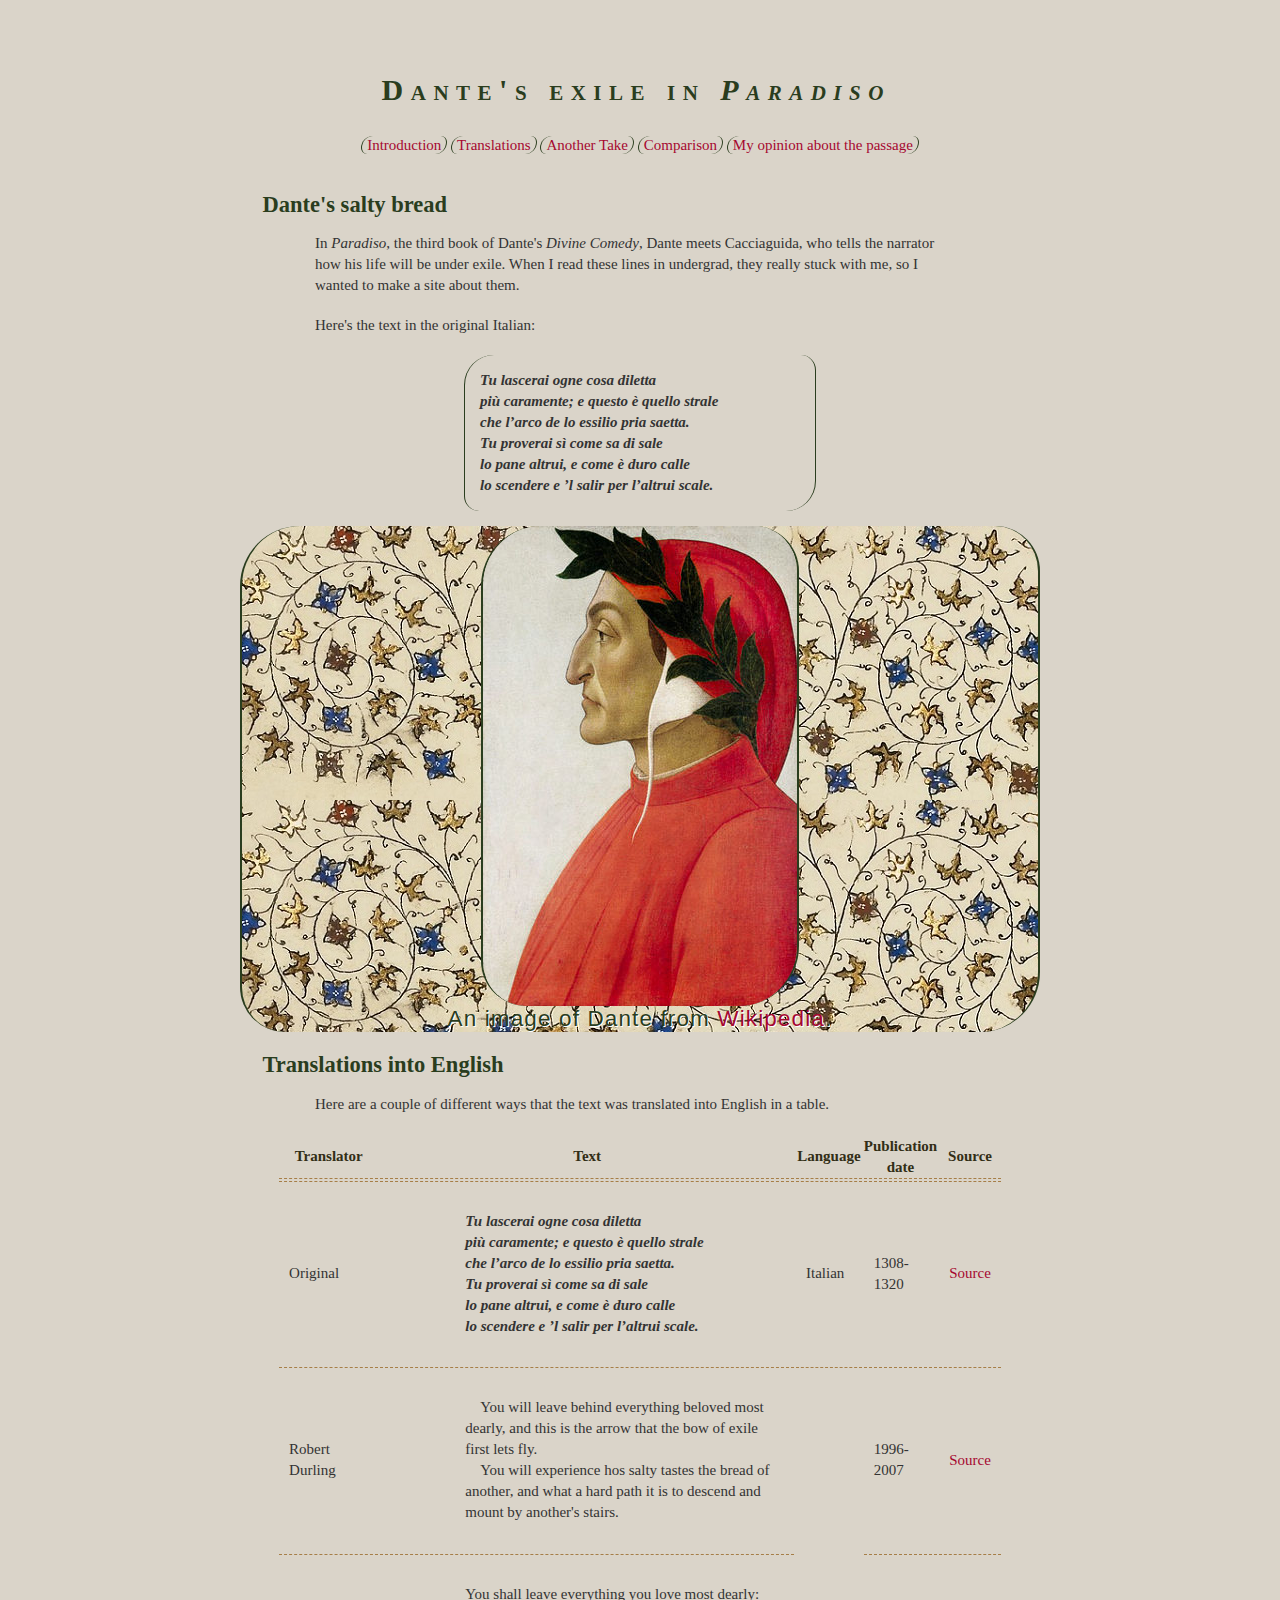
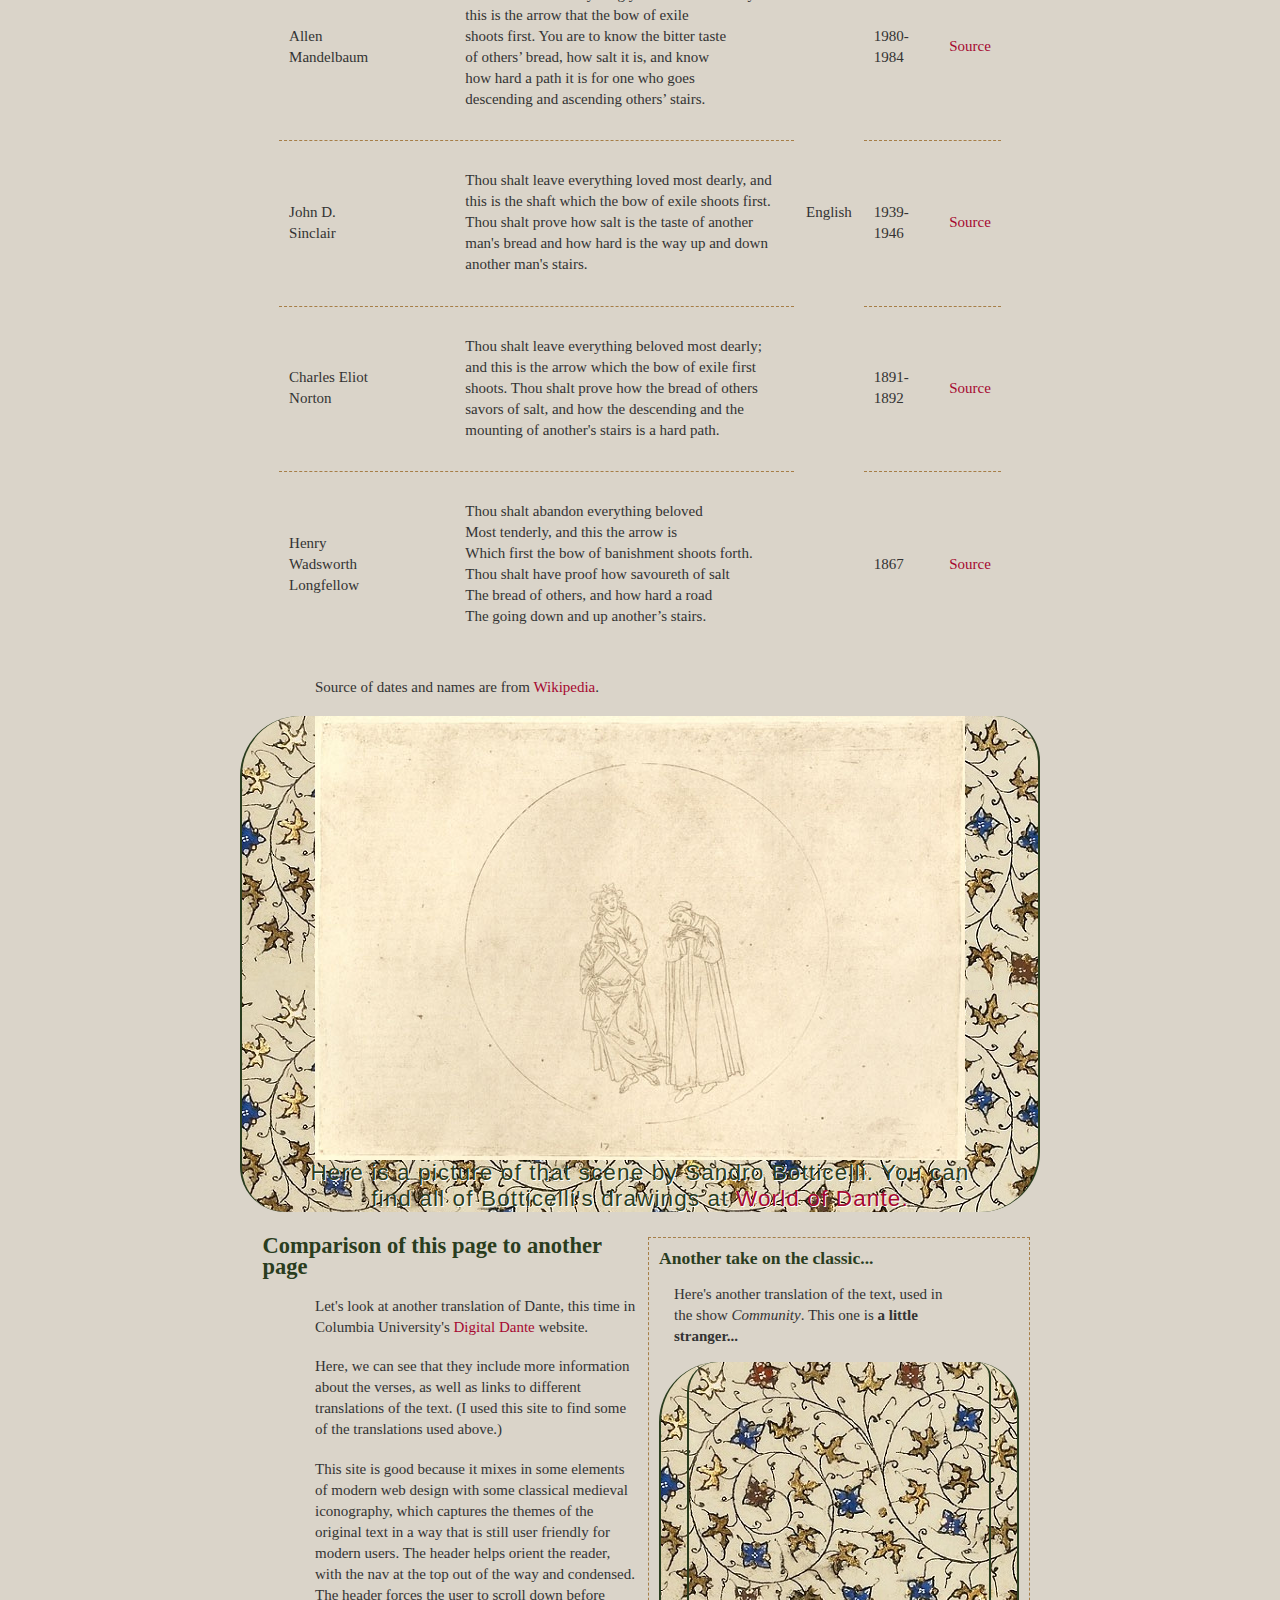
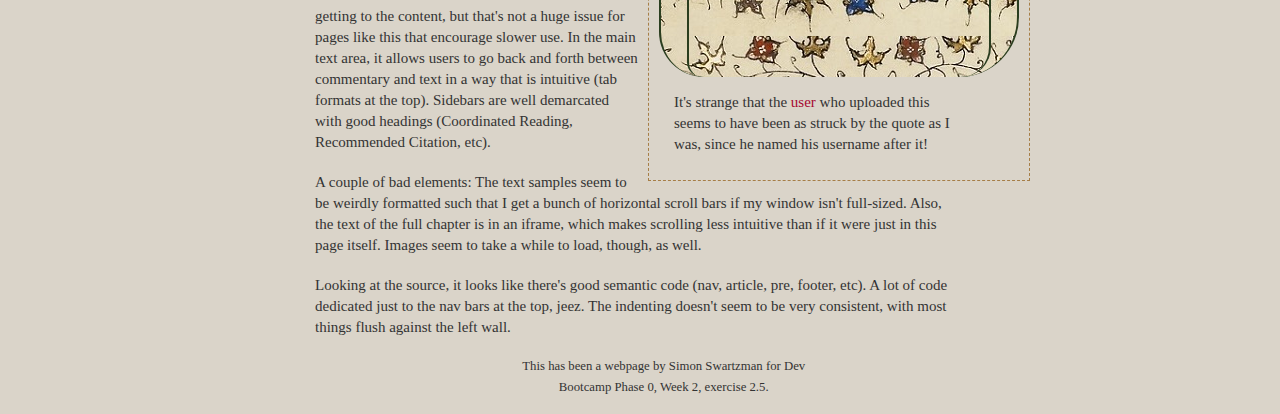
<file: index.html>
<!DOCTYPE html>
<html>
<head>
	<title>Personal page for DBC Phase 0 - 2.5</title>
	<link rel="stylesheet" href="styles.css" type="text/css">

</head>
<body>
	<header>
		<h1>Dante's exile in <em>Paradiso</em></h1>
		<nav>
			<ul>
				<li><a href="#intro">Introduction</a></li>
				<li><a href="#translations">Translations</a></li>
				<li><a href="#another">Another Take</a></li>
				<li><a href="#comparison">Comparison</a></li>
				<li><a href="second-page.html">My opinion about the passage</a></li>
			</ul>
		</nav>
	</header>
	<main>
		<h2 id="intro">Dante's salty bread</h2>
		<p>In <em>Paradiso</em>, the third book of Dante's <em>Divine Comedy</em>, Dante meets Cacciaguida, who tells the narrator how his life will be under exile. When I read these lines in undergrad, they really stuck with me, so I wanted to make a site about them.</p>
		<p>Here's the text in the original Italian:</p>
		<blockquote class="italian verse">
			Tu lascerai ogne cosa diletta<br>
			più caramente; e questo è quello strale<br>	
			che l’arco de lo essilio pria saetta. <br>
			Tu proverai sì come sa di sale <br>
			lo pane altrui, e come è duro calle<br>
			lo scendere e ’l salir per l’altrui scale.
		</blockquote>
		<figure id="dante">
			<img src="dante.jpg" alt="Dante Alighieri" title="Here is a classic image of Dante Alighieri.">
			<figcaption>An image of Dante from <a href="https://en.wikipedia.org/wiki/Dante_Alighieri#/media/File:Portrait_de_Dante.jpg">Wikipedia</a>.</figcaption>
		</figure>
		<h2 id="translations">Translations into English</h2>
		<p>Here are a couple of different ways that the text was translated into English in a table.</p>
		<table>
			<tr>
				<th>Translator</th>
				<th>Text</th>
				<th>Language</th>
				<th>Publication date</th>
				<th>Source</th>
			</tr>
			<tr>
				<td>Original</td>
				<td><p class="italian verse">Tu lascerai ogne cosa diletta<br>
					più caramente; e questo è quello strale<br>
					che l’arco de lo essilio pria saetta. <br>
					Tu proverai sì come sa di sale <br>
					lo pane altrui, e come è duro calle<br>
					lo scendere e ’l salir per l’altrui scale.</p>
				</td>
				<td>Italian</td>
				<td>1308-1320</td>
				<td><a href="http://digitaldante.columbia.edu/dante/divine-comedy/paradiso/paradiso-17/">Source</a></td>
			</tr>
			<tr>
				<td>Robert Durling</td>
				<td><p class="verse">&nbsp;&nbsp;&nbsp;&nbsp;You will leave behind everything beloved most dearly, and this is the arrow that the bow of exile first lets fly.<br>
					&nbsp;&nbsp;&nbsp;&nbsp;You will experience hos salty tastes the bread of another, and what a hard path it is to descend and mount by another's stairs.</p>
				</td>
				<td rowspan="5">English</td>
				<td>1996-2007</td>
				<td><a href="https://books.google.com/books?id=89wdDAAAQBAJ&printsec=frontcover&dq=translations+of+dante%27s+paradiso&hl=en&sa=X&ved=0ahUKEwj1-emel-PRAhWF1IMKHfFaAYkQ6AEINzAF#v=snippet&q=bread%20of%20another&f=false">Source</a></td>
			</tr>
			<tr>
				<td>Allen Mandelbaum</td>
				<td><p class="verse">You shall leave everything you love most dearly: <br>
					this is the arrow that the bow of exile <br>
					shoots first. You are to know the bitter taste<br>
					of others’ bread, how salt it is, and know <br>
					how hard a path it is for one who goes <br>
					descending and ascending others’ stairs.</p>
				</td>
				<td>1980-1984</td>
				<td><a href="http://digitaldante.columbia.edu/dante/divine-comedy/paradiso/paradiso-17/">Source</a></td>
			</tr>
			<tr>
				<td>John D. Sinclair</td>
				<td><p class="verse">Thou shalt leave everything loved most dearly, and this is the shaft which the bow of exile shoots first. Thou shalt prove how salt is the taste of another man's bread and how hard is the way up and down another man's stairs.</p>
				</td>
				<td>1939-1946</td>
				<td><a href="https://books.google.com/books?id=APAhsMn-61kC&printsec=frontcover&dq=translations+of+dante%27s+paradiso&hl=en&sa=X&ved=0ahUKEwj1-emel-PRAhWF1IMKHfFaAYkQ6AEIIDAB#v=onepage&q=salt&f=false">Source</a></td>
			</tr>
			<tr>
				<td>Charles Eliot Norton</td>
				<td><p class="verse">Thou shalt leave everything beloved most dearly; and this is the arrow which the bow of exile first shoots. Thou shalt prove how the bread of others savors of salt, and how the descending and the mounting of another's stairs is a hard path.</p>
				</td>
				<td>1891-1892</td>
				<td><a href="http://www.gutenberg.org/ebooks/1997">Source</a></td>
			</tr>	
			<tr>
				<td>Henry Wadsworth Longfellow</td>
				<td><p class="verse">Thou shalt abandon everything beloved<br>
					Most tenderly, and this the arrow is <br>
					Which first the bow of banishment shoots forth.<br>
					Thou shalt have proof how savoureth of salt <br>
					The bread of others, and how hard a road <br>
					The going down and up another’s stairs.<br></p>
				</td>
				<td>1867</td>
				<td><a href="http://digitaldante.columbia.edu/dante/divine-comedy/paradiso/paradiso-17/">Source</a></td>
			</tr>
		</table>

		<p>Source of dates and names are from <a href="https://en.wikipedia.org/wiki/English_translations_of_Dante's_Divine_Comedy">Wikipedia</a>.</p>
		<figure>
			<img src="botticelli.jpg" alt="line drawing of the scene by Botticelli" title="This is a line drawing by Sandro Botticelli of Dante's Paradiso, Canto 17.">
			<figcaption>Here is a picture of that scene by Sandro Botticelli. You can find all of Botticelli's drawings at <a href="http://www.worldofdante.org/gallery_botticelli.html">World of Dante.</a></figcaption>
		</figure>
		<aside>
			<h3 id="another">Another take on the classic...</h3>
			<p>Here's another translation of the text, used in the show <em>Community</em>. This one is <strong>a little stranger...</strong></p>
			<figure><iframe width="560" height="315" src="https://www.youtube.com/embed/pn3d5SA4vnk" frameborder="0" allowfullscreen></iframe></figure>
			<p>It's strange that the <a href="https://www.youtube.com/channel/UC25XBWTPxNWrBeKKcALfAZQ">user</a> who uploaded this seems to have been as struck by the quote as I was, since he named his username after it!</p>
		</aside>

		<h2 id="comparison">Comparison of this page to another page</h2>
		<p>Let's look at another translation of Dante, this time in Columbia University's <a href="http://digitaldante.columbia.edu/dante/divine-comedy/paradiso/paradiso-17/">Digital Dante</a> website.</p>
		<p>Here, we can see that they include more information about the verses, as well as links to different translations of the text. (I used this site to find some of the translations used above.)</p>
		<p>This site is good because it mixes in some elements of modern web design with some classical medieval iconography, which captures the themes of the original text in a way that is still user friendly for modern users. The header helps orient the reader, with the nav at the top out of the way and condensed. The header forces the user to scroll down before getting to the content, but that's not a huge issue for pages like this that encourage slower use. In the main text area, it allows users to go back and forth between commentary and text in a way that is intuitive (tab formats at the top). Sidebars are well demarcated with good headings (Coordinated Reading, Recommended Citation, etc).</p>
		<p>A couple of bad elements: The text samples seem to be weirdly formatted such that I get a bunch of horizontal scroll bars if my window isn't full-sized. Also, the text of the full chapter is in an iframe, which makes scrolling less intuitive than if it were just in this page itself. Images seem to take a while to load, though, as well. </p>
		<p>Looking at the source, it looks like there's good semantic code (nav, article, pre, footer, etc). A lot of code dedicated just to the nav bars at the top, jeez. The indenting doesn't seem to be very consistent, with most things flush against the left wall.</p>
	</main>
	<footer>
		<p>This has been a webpage by Simon Swartzman for Dev Bootcamp Phase 0, Week 2, exercise 2.5.</p>
	</footer>
</body>
</html>
</file>
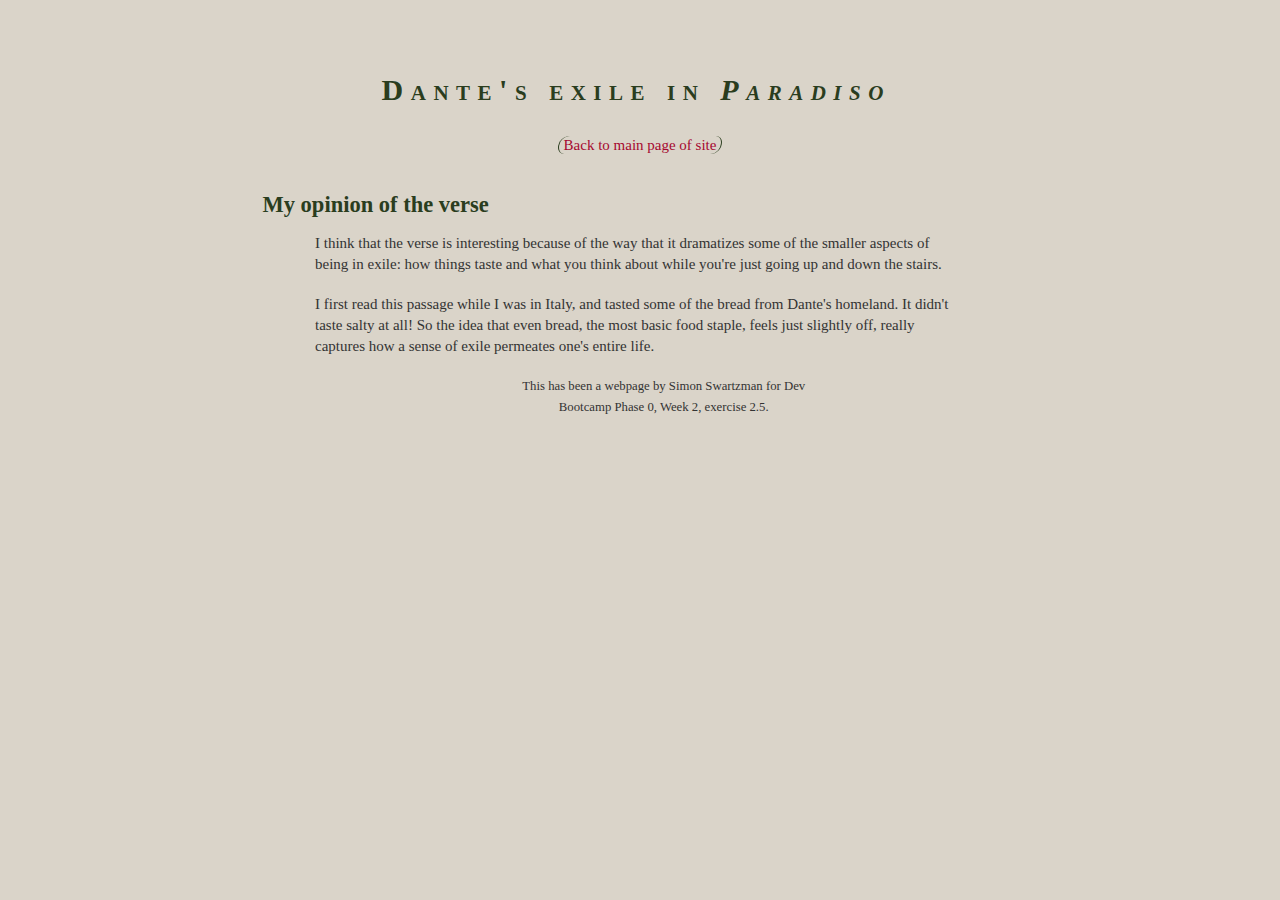
<file: second-page.html>
<!DOCTYPE html>
<html>
<head>
	<title>Dante's Salty Bread - My opinion</title>
	<link rel="stylesheet" href="styles.css" type="text/css">

</head>
<body>
	<header>
		<h1>Dante's exile in <em>Paradiso</em></h1>
		<nav>
			<ul>
				<li><a href="index.html">Back to main page of site</a></li>
			</ul>
		</nav>
	</header>
	<main>
    <h2>My opinion of the verse</h2>
    <p>I think that the verse is interesting because of the way that it dramatizes some of the smaller aspects of being in exile: how things taste and what you think about while you're just going up and down the stairs.</p>
    <p>I first read this passage while I was in Italy, and tasted some of the bread from Dante's homeland. It didn't taste salty at all! So the idea that even bread, the most basic food staple, feels just slightly off, really captures how a sense of exile permeates one's entire life.</p>
	</main>
	<footer>
		<p>This has been a webpage by Simon Swartzman for Dev Bootcamp Phase 0, Week 2, exercise 2.5.</p>
	</footer>
</body>
</html>
</file>
<file: styles.css>
/** reset **/
* {
	margin: 0; padding: 0;
	/*	outline: 1px solid red;*/
}

/** color scheme from Dante picture:

background: #DAD4C9;
highlights: #A60830;
accent 1: #D7473D;
accent 2: #A67E47;
accent 3: #2A3D1E;

**/

body {
	font: 15px Palatino, "Palatino Linotype", "Book Antiqua", serif;
	line-height: 140%;
	color: #333;
	background: #DAD4C9;
	max-width: 800px;
	margin: 0 auto;
	min-width: 450px;
}

p {	
	margin: 1.25em 1.25em 1.25em 5em;
	width: 80%;
}

a {
	color: #A60830;
	text-decoration: none;
}

a:hover {
	color: #D7473D;
}

a:visited {
	color: #A67E47;
}


/** header adjustments **/

header {
	text-align: center;
	padding: 3em 0 1em 0;
}

h1, h2, h3 {
	color: #2A3D1E;
}

h1 {
	font-variant: small-caps;
	letter-spacing: .25em;
	padding: 1em .25em 1em 0;
	line-height: 1em;
}

nav	li {
	display: inline;
	border: solid #2A3D1E;
	border-width:  0 1px;
	border-radius: 1em .5em 1em .5em;
	padding: 1px 5px;
}

h2 {
	margin: 1em 0 .5em 1em;
}



blockquote {
	display: block;
	margin: 0 auto;
	width: 40%;
	border: solid #2A3D1E;
	border-width:  0 1px;
	border-radius: 2em 1em 2em 1em;
	padding: 15px;
}

/**
marginalia image courtesy of https://commons.wikimedia.org/wiki/File:Boucicaut_Master_Illuminator_(French,_active_about_1390_-_1430)_-_Boccaccio's_Vision_of_the_Laurel-Crowned_Petrarch_-_Google_Art_Project.jpg
**/

figure {
	margin: 1em 0;
	background-image: url("marginalia.jpg");
	border: solid #2A3D1E;
	border-width:  0 2px;
	border-radius: 4em 3em 4em 3em;

}

img, figcaption, iframe {
	display: block;
	margin: 0 auto;
	width: auto;
	text-align: center;
	max-width: 85%;
}

figcaption {
	font: 1.5em "Franklin Gothic Medium", "Franklin Gothic", "ITC Franklin Gothic", Arial, sans-serif;
	color: #2A3D1E;
	letter-spacing: .05em;
	text-shadow: 1px 1px #fff;
}

#dante img {
	border: solid #2A3D1E;
	border-width:  0 2px;
	border-radius: 4em 3em 4em 3em;
}

iframe {
	border: solid #2A3D1E;
	border-width:  0 2px;
	border-radius: 2em 1em 2em 1em;
}

.italian {
	font-style: italic;
	font-weight: bold;
}

.verse {
	max-width: 600px;
	min-width: 300px;
}

table {
	margin: 1.25em auto;
	width: 90%;
}

th {
	color: #322E16;
	border-bottom: 1px #A67E47 dashed;
}

td {
	border-top: 1px #A67E47 dashed;
	padding: 10px;
}

aside {
	float: right;
	max-width: 360px; 
	border: 1px #A67E47 dashed;
	margin: 10px;
	padding: 10px;
}

aside p {
	margin: 1em;
}

footer {
	font-size: 85%;
	text-align: center;
	margin: 0 25%;
}

@media screen and (max-width: 600px) {
	aside {
		width: 100%;
		float: none;
		margin: 0 auto;
	}
}

@media screen and (max-width: 635px) {
	nav	li {
		display: inherit;
		padding-left: 0;
		padding-right: 0;
	}

	nav {
		width: 300px;
		margin: 0 auto;
	}
}
</file>
